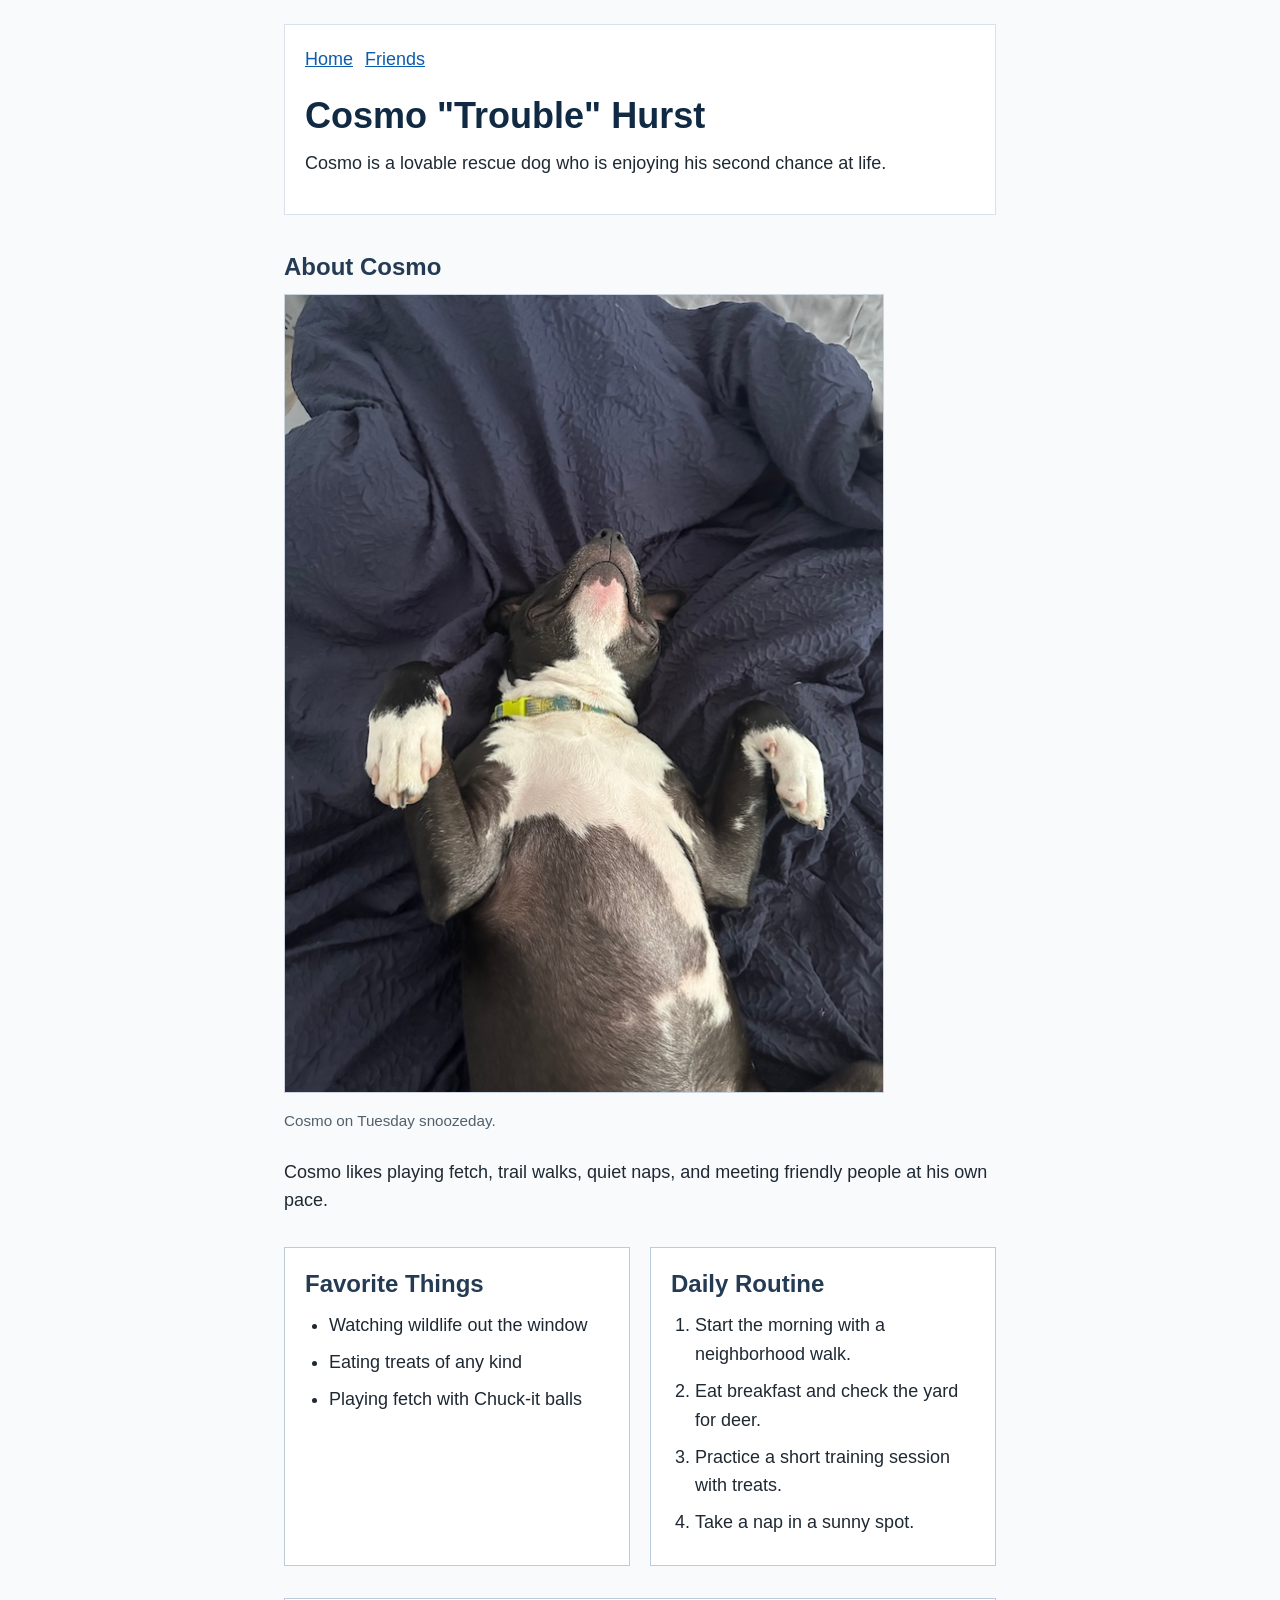
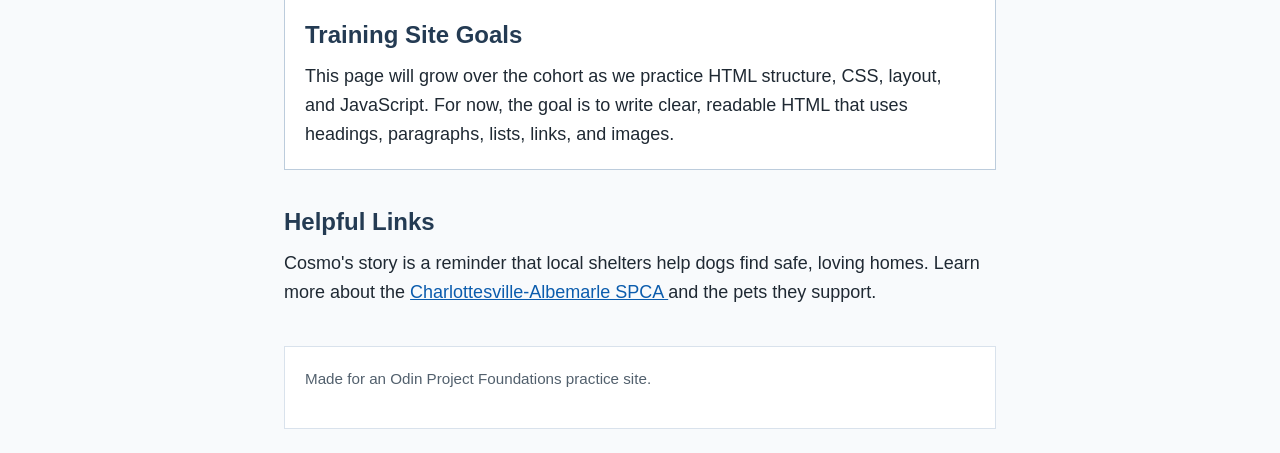
<file: index.html>
<!doctype html>
<html lang="en">
  <head>
    <meta charset="utf-8" />
    <meta name="viewport" content="width=device-width, initial-scale=1.0" />
    <link rel="stylesheet" href="styles.css" />
    <title>Cosmo</title>
  </head>
  <body>
    <header class="site-header">
      <nav class="site-nav" aria-label="Main navigation">
        <ul>
          <li><a href="index.html">Home</a></li>
          <li><a href="friends.html">Friends</a></li>
        </ul>
      </nav>

      <h1>Cosmo "Trouble" Hurst</h1>

      <p>
        Cosmo is a lovable rescue dog who is enjoying his second chance at life.
      </p>
    </header>

    <main class="page-content">
      <h2>About Cosmo</h2>

      <figure>
        <img
          src="images/cosmo.jpg"
          alt="Cosmo on Tuesday snoozeday"
          width="600"
        />
        <figcaption>Cosmo on Tuesday snoozeday.</figcaption>
      </figure>

      <p>
        Cosmo likes playing fetch, trail walks, quiet naps, and meeting friendly
        people at his own pace.
      </p>

      <section class="flex-cards" aria-label="Cosmo details">
        <article class="content-card">
          <h2>Favorite Things</h2>

          <ul>
            <li>Watching wildlife out the window</li>
            <li>Eating treats of any kind</li>
            <li>Playing fetch with Chuck-it balls</li>
          </ul>
        </article>

        <article class="content-card">
          <h2>Daily Routine</h2>

          <ol>
            <li>Start the morning with a neighborhood walk.</li>
            <li>Eat breakfast and check the yard for deer.</li>
            <li>Practice a short training session with treats.</li>
            <li>Take a nap in a sunny spot.</li>
          </ol>
        </article>
      </section>

      <section class="content-card">
        <h2>Training Site Goals</h2>

        <p>
          This page will grow over the cohort as we practice HTML structure,
          CSS, layout, and JavaScript. For now, the goal is to write clear,
          readable HTML that uses headings, paragraphs, lists, links, and
          images.
        </p>
      </section>

      <h2>Helpful Links</h2>

      <p>
        Cosmo's story is a reminder that local shelters help dogs find safe,
        loving homes. Learn more about the
        <a href="https://www.caspca.org/"> Charlottesville-Albemarle SPCA </a>
        and the pets they support.
      </p>
    </main>

    <footer class="site-footer">
      <p>Made for an Odin Project Foundations practice site.</p>
    </footer>
  </body>
</html>
</file>
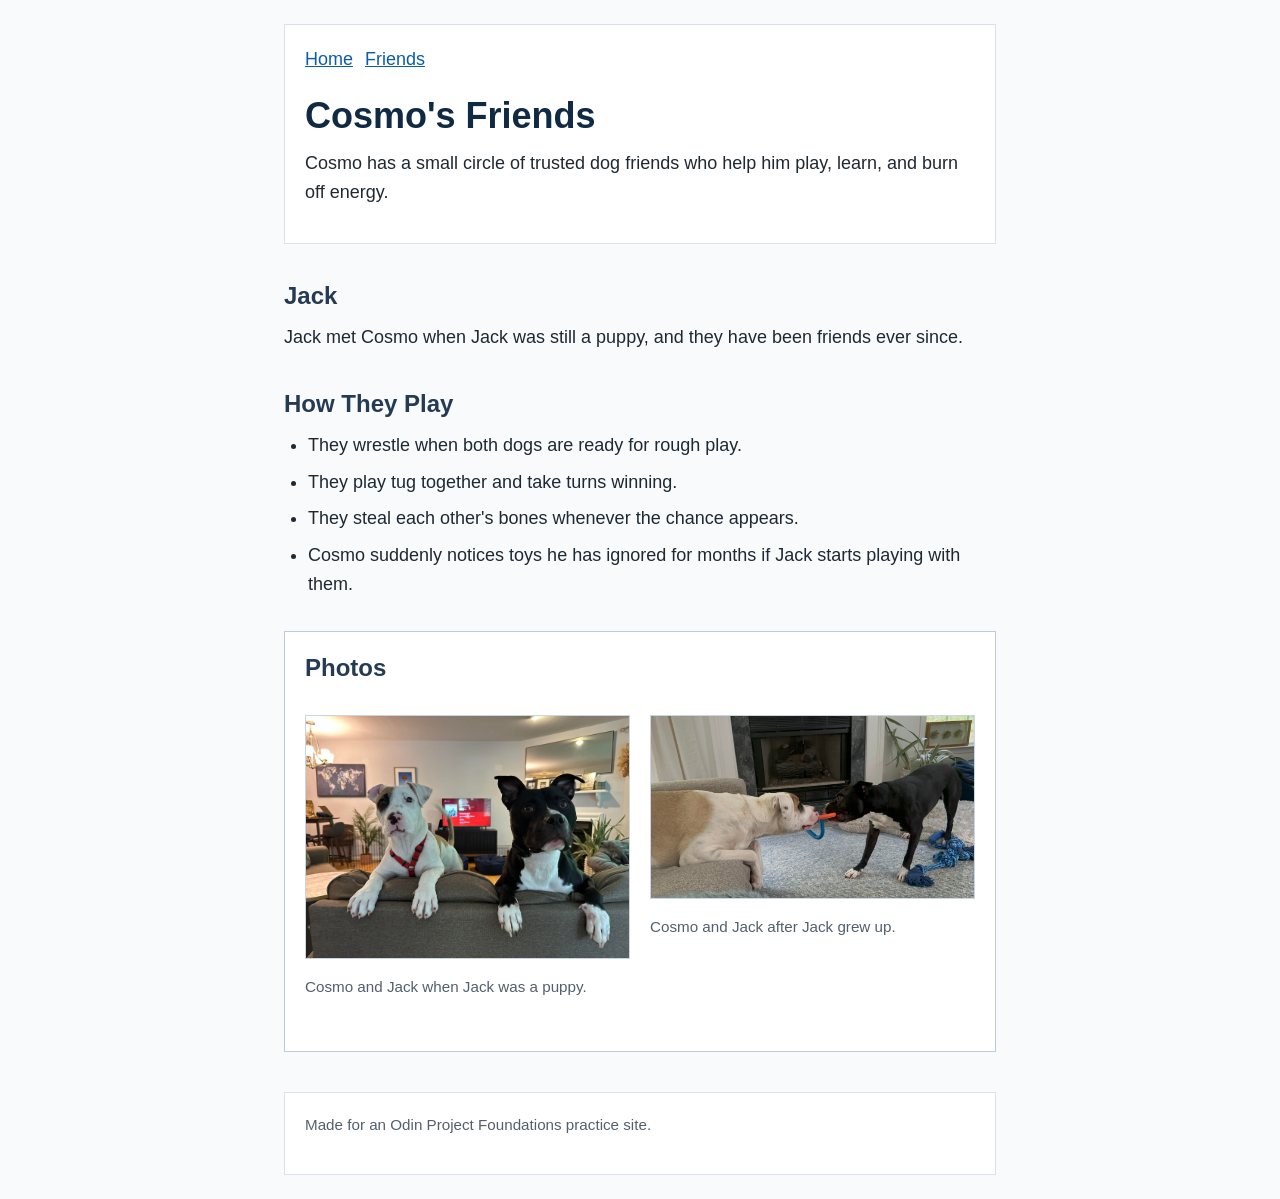
<file: friends.html>
<!doctype html>
<html lang="en">
  <head>
    <meta charset="utf-8" />
    <meta name="viewport" content="width=device-width, initial-scale=1.0" />
    <link rel="stylesheet" href="styles.css" />
    <title>Cosmo's Friends</title>
  </head>
  <body>
    <header class="site-header">
      <nav class="site-nav" aria-label="Main navigation">
        <ul>
          <li><a href="index.html">Home</a></li>
          <li><a href="friends.html">Friends</a></li>
        </ul>
      </nav>

      <h1>Cosmo's Friends</h1>

      <p>
        Cosmo has a small circle of trusted dog friends who help him play,
        learn, and burn off energy.
      </p>
    </header>

    <main class="page-content">
      <h2>Jack</h2>

      <p>
        Jack met Cosmo when Jack was still a puppy, and they have been friends
        ever since.
      </p>

      <h2>How They Play</h2>

      <ul>
        <li>They wrestle when both dogs are ready for rough play.</li>
        <li>They play tug together and take turns winning.</li>
        <li>They steal each other's bones whenever the chance appears.</li>
        <li>
          Cosmo suddenly notices toys he has ignored for months if Jack starts
          playing with them.
        </li>
      </ul>

      <section class="content-card">
        <h2>Photos</h2>

        <div class="photo-gallery">
          <figure>
            <img
              src="images/1.jpg"
              alt="Cosmo and Jack when Jack was a puppy"
              width="600"
            />
            <figcaption>Cosmo and Jack when Jack was a puppy.</figcaption>
          </figure>

          <figure>
            <img
              src="images/2.jpg"
              alt="Cosmo and Jack when Jack was older"
              width="600"
            />
            <figcaption>Cosmo and Jack after Jack grew up.</figcaption>
          </figure>
        </div>
      </section>
    </main>

    <footer class="site-footer">
      <p>Made for an Odin Project Foundations practice site.</p>
    </footer>
  </body>
</html>
</file>
<file: styles.css>
/* Basic page setup
   These rules affect the whole page and are good examples of broad selectors. */
* {
  box-sizing: border-box;
}

body {
  max-width: 760px;
  margin: 0 auto;
  padding: 24px;
  color: #1f2933;
  background-color: #f8fafc;
  font-family: Arial, Helvetica, sans-serif;
  font-size: 18px;
  line-height: 1.6;
}

/* Type selectors
   These keep base text styles simple and easy to inspect in the browser. */
h1 {
  margin: 0 0 12px;
  color: #102a43;
  font-size: 2.25rem;
  line-height: 1.2;
}

h2 {
  margin: 36px 0 12px;
  color: #243b53;
  font-size: 1.5rem;
  line-height: 1.3;
}

p {
  margin: 0 0 16px;
}

ul,
ol {
  margin: 0 0 24px;
  padding-left: 24px;
}

li {
  margin-bottom: 8px;
}

a {
  color: #0b5cad;
  text-decoration: underline;
}

a:hover {
  color: #084b8a;
}

a:focus {
  outline: 3px solid #f7c948;
  outline-offset: 3px;
}

img {
  display: block;
  max-width: 100%;
  height: auto;
  margin-bottom: 16px;
  border: 1px solid #cbd5e1;
}

figure {
  margin: 0 0 24px;
}

figcaption {
  color: #52606d;
  font-size: 0.95rem;
}

/* Page sections
   Classes make reusable page areas clear without using high-specificity IDs. */
.site-header,
.site-footer {
  padding: 20px;
  border: 1px solid #d9e2ec;
  background-color: #ffffff;
}

.site-header {
  margin-bottom: 32px;
}

.site-footer {
  margin-top: 40px;
  color: #52606d;
  font-size: 0.95rem;
}

.page-content {
  margin-bottom: 32px;
}

/* Navigation
   Flexbox keeps the links side by side and lets them wrap on small screens. */
.site-nav {
  margin-bottom: 20px;
}

.site-nav ul {
  display: flex;
  flex-wrap: wrap;
  gap: 12px;
  margin: 0;
  padding-left: 0;
  list-style: none;
}

.site-nav li {
  margin-bottom: 0;
}

/* Box model example
   This card demonstrates margin outside, padding inside, a border, and a background. */
.content-card {
  margin: 32px 0;
  padding: 20px;
  border: 1px solid #bcccdc;
  background-color: #ffffff;
}

.flex-cards,
.photo-gallery {
  display: flex;
  flex-wrap: wrap;
  gap: 20px;
  margin: 32px 0;
}

.flex-cards .content-card,
.photo-gallery figure {
  flex: 1 1 280px;
  margin: 0;
}

.content-card h2 {
  margin-top: 0;
}

.content-card p:last-child {
  margin-bottom: 0;
}

.content-card ul,
.content-card ol {
  margin-bottom: 0;
}
</file>
